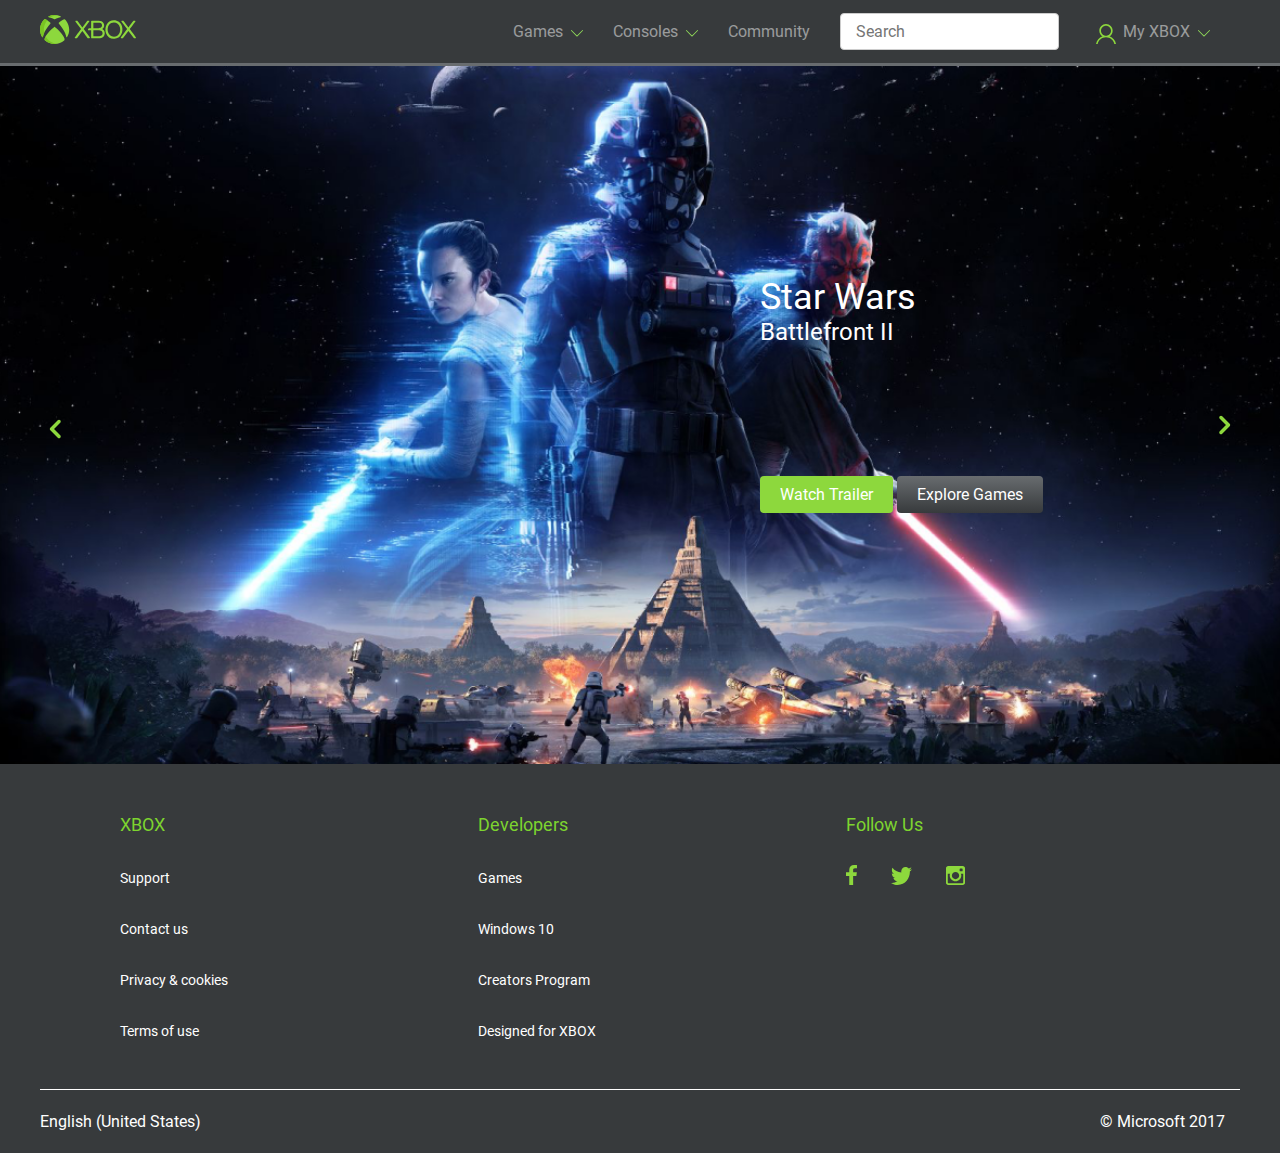
<file: index.html>
<!DOCTYPE html>
<html lang="en">
<head>
    <meta charset="UTF-8">
    <meta http-equiv="X-UA-Compatible" content="IE=edge">
    <meta name="viewport" content="width=device-width, initial-scale=1.0">
    <link rel="stylesheet" href="./assets/css/style.css">  
    <link rel="shortcut icon" href="./assets/img/Groupshort.png"> 
    <title>Xbox</title>
</head>
<body>
    <!--First-->
    <section class = "first">
        <header class="header">
            <div class="container">
                <div class="header__wrap">
                    <div class="header__logo">
                        <img src="./assets/img/xbox.svg" alt="logo">
                    </div>
                    <nav class="header__menu">
                        <ul class="header__list">
                            <li class="header__item">
                                <a href="#" class="header__link header__link__arrow header__link__burg">Games</a>
                            </li>
                            <li class="header__item">
                                <a href="#" class="header__link header__link__arrow header__link__burg">Consoles</a>
                            </li>
                            <li class="header__item">
                                <a href="#" class="header__link header__link__burg ">Community</a>
                            </li>
                            <li class="header__item header__burger">
                                <img src="./assets/img/burger.png" alt="burg">
                            </li>
                            <li class="header__item">
                                <input type="text" placeholder="Search" class="header__link header__input header__link__burg">
                            </li>
                            <li class="header__item">
                                <a href="registration.html" target="_blank"  class="header__link header__link__arrow header__link__user">My XBOX</a>
                            </li>
                            <li class="header__item header__item__user">
                                <a href="#" class="header__user">
                                    <a href = "registration.html" target="_blank"><img src="./assets/img/user.svg" class="header__user" alt="icon"></a>
                                </a>
                            </li>
                        </ul>
                    </nav>
                </div>
            </div>
        </header>
        <!--Second-->
        <div class = "intro">
            <div class="container">
                <div class="intro__wrap">
                    <div class = "intro__left__arrow">
                        <img src="./assets/img/icon-next.svg" alt="icon-arrow">
                    </div>
                    <div class="intro__btns-titles">
                        <div class="intro__titles">
                            <p class="intro__title">Star Wars</p>
                            <p class="intro__subtitle">Battlefront II</p>
                        </div>
                        <div class="intro__btns">
                            <button class="intro__btn intro__btn1">Watch Trailer</button>
                            <button class="intro__btn intro__btn2">Explore Games</button>
                        </div>
                    </div>
                    <div class = "intro__right__arrow">
                        <img src="./assets/img/icon-next.svg" alt="icon-arrow">
                    </div>
                </div>
            </div>
        </div>
    </section>
    <!--Third-->
    <footer class="footer">
        <div class="container">
            <div class="footer__block">
                <div class="footer__wrap">
                    <div class="footer__column1">
                        <div class="footer__title">XBOX</div>
                        <div class="footer__subtitle subtitle ">Support</div>
                        <div class="footer__subtitle subtitle ">Contact us</div>
                        <div class="footer__subtitle subtitle ">Privacy & cookies </div>
                        <div class="footer__subtitle subtitle ">Terms of use </div>
                    </div>
                </div>
                <div class="footer__wrap">
                    <div class="footer__column2">
                        <div class="footer__title">Developers</div>
                        <div class="footer__subtitle subtitle">Games</div>
                        <div class="footer__subtitle subtitle">Windows 10</div>
                        <div class="footer__subtitle subtitle">Creators Program</div>
                        <div class="footer__subtitle subtitle">Designed for XBOX </div>
                    </div>
                </div>
                <div class="footer__wrap">
                    <div class="footer__column3">
                        <div class="footer__title">Follow Us</div>
                        <div class="footer__social__imgs">
                            <img src="./assets/img/Faacebook.svg" class = "footer__social__img" alt="icon">
                            <img src="./assets/img/Twitter.svg" class = "footer__social__img" alt="icon">
                            <img src="./assets/img/Instagram.svg" class = "footer__social__img" alt="icon">
                        </div>
                    </div>
                </div>
            </div>
            <div class="footer__down__texts">
                <p class = "footer__pendos">English (United States)</p>
                <p class = "footer__maiki"> © Microsoft 2017</p>
            </div>
    </footer>
</body>
</html>
</body>
</html>
</file>
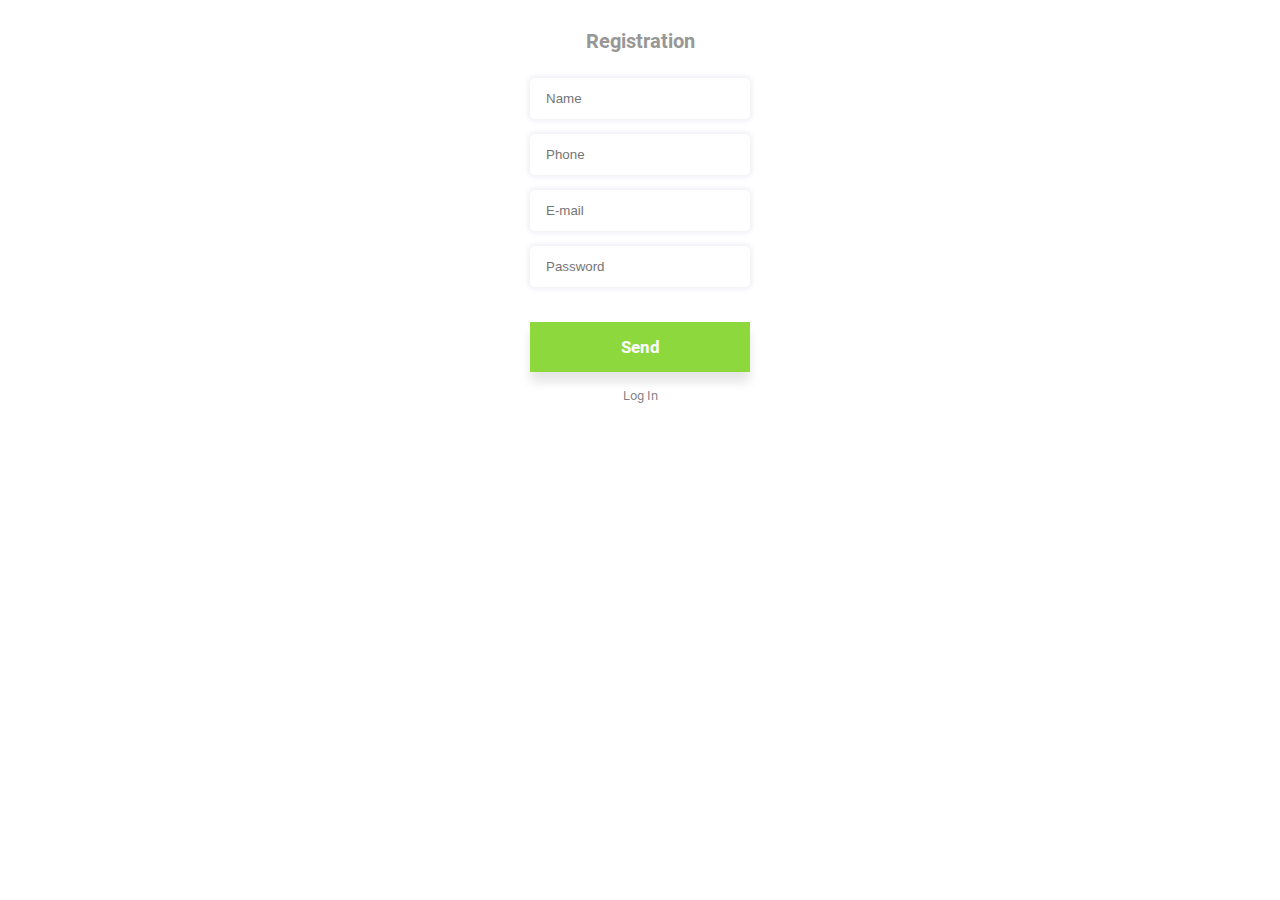
<file: registration.html>
<!DOCTYPE html>
<html lang="en">
<head>
    <meta charset="UTF-8">
    <meta http-equiv="X-UA-Compatible" content="IE=edge">
    <meta name="viewport" content="width=device-width, initial-scale=1.0">
    <link rel="stylesheet" href="./assets/css/style.css">
    <link rel="shortcut icon" href="./assets/img/Groupshort.png"> 
    <title>Xbox-Registration</title>
</head>
<body>
    <div class="reg">
        <div class="container">
            <div class="reg__wrap">
                <div class="reg__block">
                    <div class="reg__title">Registration</div>
                    <div class="reg__inputs">
                        <input type="text"  class="reg__input" placeholder="Name">
                        <input type="tel"  class="reg__input" placeholder="Phone">
                        <input type="email"  class="reg__input"  placeholder="E-mail">
                        <input type="password"  class="reg__input" placeholder="Password">
                    </div>
                    <button class = reg__btn>Send</button>
                    <a href="#" target="_blank"  class="reg__login">Log In</a>
                </div>
            </div>
        </div>
    </div>
</body>
</html>
</file>
<file: assets/css/style.css>
* {
  margin: 0;
  padding: 0;
}

a {
  text-decoration: none;
}

li {
  list-style: none;
}

@font-face {
  font-family: "Roboto";
  src: url("../fonts/Roboto-Regular.ttf");
  font-weight: 400;
}
@font-face {
  font-family: "RobotoBold";
  src: url("../fonts/Roboto-Bold.ttf");
  font-weight: 700;
}
@font-face {
  font-family: "RobotoMed";
  src: url("../fonts/Roboto-Bold.ttf");
  font-weight: 500;
}
.container {
  max-width: 1200px;
  margin: 0 auto;
  padding: 0px 40px;
}

/*First*/
.header {
  background: #373A3C;
  border-bottom: #686C6F 3px solid;
}
.header__wrap {
  display: flex;
  justify-content: space-between;
  align-items: center;
}
.header__burger {
  display: none;
}
@media (max-width: 850px) {
  .header__burger {
    display: flex;
    padding-right: 10px;
    padding-left: 10px;
  }
}
.header__logo {
  padding: 15px 0px;
}
.header__menu {
  display: flex;
  margin-left: 20px;
}
@media (max-width: 850px) {
  .header__menu {
    margin: 0;
  }
}
.header__list {
  display: flex;
  flex-direction: row;
  align-items: center;
}
.header__item {
  margin-left: 30px;
}
@media (max-width: 850px) {
  .header__item {
    margin: 0;
  }
}
.header__link {
  font-family: "Roboto";
  font-style: normal;
  font-size: 16px;
  line-height: 16px;
  display: flex;
  flex-direction: row;
  align-items: center;
  color: rgba(255, 255, 255, 0.5);
}
.header__link:hover {
  color: white;
}
@media (max-width: 850px) {
  .header__link__burg {
    display: none;
    margin: 0;
    padding: 0;
  }
}
.header__link__arrow:after {
  content: "";
  background: url("../img/Shape.svg") no-repeat bottom;
  width: 12px;
  height: 7px;
  margin-left: 8px;
  margin-top: 4px;
  display: flex;
}
.header__link__user {
  text-align: center;
  width: 121px;
}
@media (max-width: 512px) {
  .header__link__user {
    display: none;
  }
}
.header__user {
  display: none;
}
@media (max-width: 512px) {
  .header__user {
    display: flex;
    padding-left: 16px;
  }
}
@media (max-width: 512px) {
  .header__item__user {
    display: flex;
  }
}
.header__link__user::before {
  content: "";
  background: url("../img/user.svg") no-repeat bottom;
  width: 20px;
  height: 20px;
  display: flex;
  margin-right: 5px;
  margin-left: 5px;
  padding: 2px;
}
.header__input {
  padding: 8px 0px 8px 15px;
  color: black;
  border: 1px solid #CCCCCC;
  border-radius: 4px;
}
@media (max-width: 512px) {
  .header__input {
    width: 100%;
  }
}

/*Second*/
.intro {
  align-items: center;
  height: 698px;
  display: flex;
  background: url("../img/Star-Wars-Battlefront-II-combat.png");
  background-position: top;
  background-size: cover;
  position: relative;
}
.intro__wrap {
  display: flex;
  justify-content: space-between;
}
.intro__left__arrow {
  position: absolute;
  left: 0px;
  transform: rotate(180deg);
  padding-right: 49px;
}
@media (max-width: 512px) {
  .intro__left__arrow {
    padding: 0px 15px;
  }
}
.intro__right__arrow {
  position: absolute;
  right: 0px;
  padding-right: 49px;
}
@media (max-width: 512px) {
  .intro__right__arrow {
    padding: 0px 15px;
  }
}
.intro__btns-titles {
  font-family: "Roboto";
  color: #FFFFFF;
  position: absolute;
  top: 210px;
  left: 59.36%;
}
.intro__title {
  font-size: 36px;
  line-height: 42px;
}
@media (max-width: 500px) {
  .intro__title {
    position: absolute;
    font-size: 30px;
    line-height: 38px;
    top: 40px;
    width: 156px;
    left: -28px;
  }
}
.intro__subtitle {
  font-size: 24px;
  line-height: 28px;
}
@media (max-width: 500px) {
  .intro__subtitle {
    position: absolute;
    font-size: 18px;
    line-height: 22px;
    top: 90px;
    width: 156px;
    left: -28px;
  }
}
.intro__btns {
  display: inline-block;
  flex-direction: row;
  position: absolute;
  top: 200px;
  width: 297px;
}
@media (max-width: 797px) {
  .intro__btns {
    position: absolute;
    right: -120px;
  }
}
@media (max-width: 512px) {
  .intro__btns {
    position: absolute;
    right: -127px;
  }
}
.intro__btn1 {
  background: #8DD83D;
  border-radius: 4px;
  padding: 8px 20px;
  border: 0px;
  font-family: "Roboto";
  font-size: 16px;
  line-height: 21px;
  color: #FFFFFF;
}
.intro__btn2 {
  background: linear-gradient(180deg, #686C6F 0%, #373A3C 100%);
  border-radius: 4px;
  padding: 8px 20px;
  border: 0px;
  font-family: "Roboto";
  font-size: 16px;
  line-height: 21px;
  color: #FFFFFF;
}

/*REG-FORM*/
.reg {
  display: flex;
  height: 433px;
  align-items: center;
  font-family: "Roboto";
}
.reg__wrap {
  display: flex;
}
.reg__inputs {
  display: flex;
  flex-direction: column;
}
.reg__input {
  display: flex;
  justify-content: center;
  padding: 13px 0px 13px 16px;
  background: #FFFFFF;
  box-shadow: 0px 0px 5px 2px rgba(0, 29, 108, 0.07);
  border-radius: 5px;
  border: 0px;
  margin-bottom: 15px;
}
.reg__block {
  width: 220px;
  display: flex;
  flex-direction: column;
}
.reg__title {
  font-family: "RobotoMed";
  display: flex;
  justify-content: center;
  font-style: normal;
  font-size: 20px;
  line-height: 23px;
  text-align: center;
  margin-bottom: 25px;
  color: #979797;
}
.reg__btn {
  margin-top: 20px;
  display: flex;
  justify-content: center;
  padding: 15px 96px;
  background: #8DD83D;
  box-shadow: 0px 10px 10px rgba(0, 0, 0, 0.1);
  border: 0ch;
  font-family: "RobotoBold";
  font-style: normal;
  font-weight: 700;
  font-size: 17px;
  line-height: 20px;
  text-align: center;
  color: #FDFDFF;
}
.reg__login {
  margin-top: 16px;
  font-family: "Roboto";
  font-style: normal;
  font-weight: 400;
  font-size: 13px;
  line-height: 15px;
  text-align: center;
  color: rgba(0, 0, 0, 0.5);
}

/*Third*/
.footer {
  background: #373A3C;
}
.footer__column1 {
  margin-left: 80px;
  font-family: "Roboto";
  display: flex;
  flex-direction: column;
}
@media (max-width: 1040px) {
  .footer__column1 {
    margin-left: 30px;
  }
}
@media (max-width: 900px) {
  .footer__column1 {
    margin-left: 15px;
  }
}
@media (max-width: 425px) {
  .footer__column1 {
    padding-left: 5px;
  }
}
.footer__title {
  font-weight: 400;
  font-size: 18px;
  line-height: 21px;
  font-family: "Roboto";
  color: #7DD42F;
  margin-top: 50px;
}
@media (max-width: 425px) {
  .footer__title {
    font-size: 10px;
  }
}
@media (max-width: 900px) {
  .footer__title {
    font-size: 14px;
  }
}
.footer__subtitle {
  font-weight: 400;
  font-size: 14px;
  line-height: 16px;
  color: #FFFFFF;
  margin-top: 35px;
}
@media (max-width: 900px) {
  .footer__subtitle {
    font-size: 14px;
  }
}
@media (max-width: 425px) {
  .footer__subtitle {
    font-size: 10px;
  }
}
.footer__column2 {
  font-family: "Roboto";
  display: flex;
  flex-direction: column;
  padding-left: 250px;
}
@media (max-width: 1040px) {
  .footer__column2 {
    padding-left: 150px;
  }
}
@media (max-width: 900px) {
  .footer__column2 {
    padding-left: 100px;
  }
}
@media (max-width: 425px) {
  .footer__column2 {
    padding-left: 20px;
  }
}
.footer__column3 {
  font-family: "Roboto";
  display: flex;
  flex-direction: column;
  padding-left: 250px;
}
@media (max-width: 1040px) {
  .footer__column3 {
    padding-left: 150px;
  }
}
@media (max-width: 900px) {
  .footer__column3 {
    padding-left: 100px;
  }
}
@media (max-width: 425px) {
  .footer__column3 {
    padding-left: 20px;
  }
}
.footer__block {
  display: flex;
}
.footer__social__imgs {
  margin-top: 30px;
}
.footer__social__img {
  margin-right: 30px;
}
.footer__down__texts {
  margin-top: 50px;
  font-family: "Roboto";
  font-style: normal;
  font-weight: 400;
  font-size: 16px;
  line-height: 19px;
  color: #FFFFFF;
  padding: 22px 0px;
  display: flex;
  flex-direction: row;
  justify-content: space-between;
  border-top: 1px solid #FFFFFF;
}
@media (max-width: 900px) {
  .footer__down__texts {
    font-size: 14px;
  }
}
@media (max-width: 425px) {
  .footer__down__texts {
    font-size: 12px;
  }
}
.footer__maiki {
  margin-right: 15px;
}
</file>
